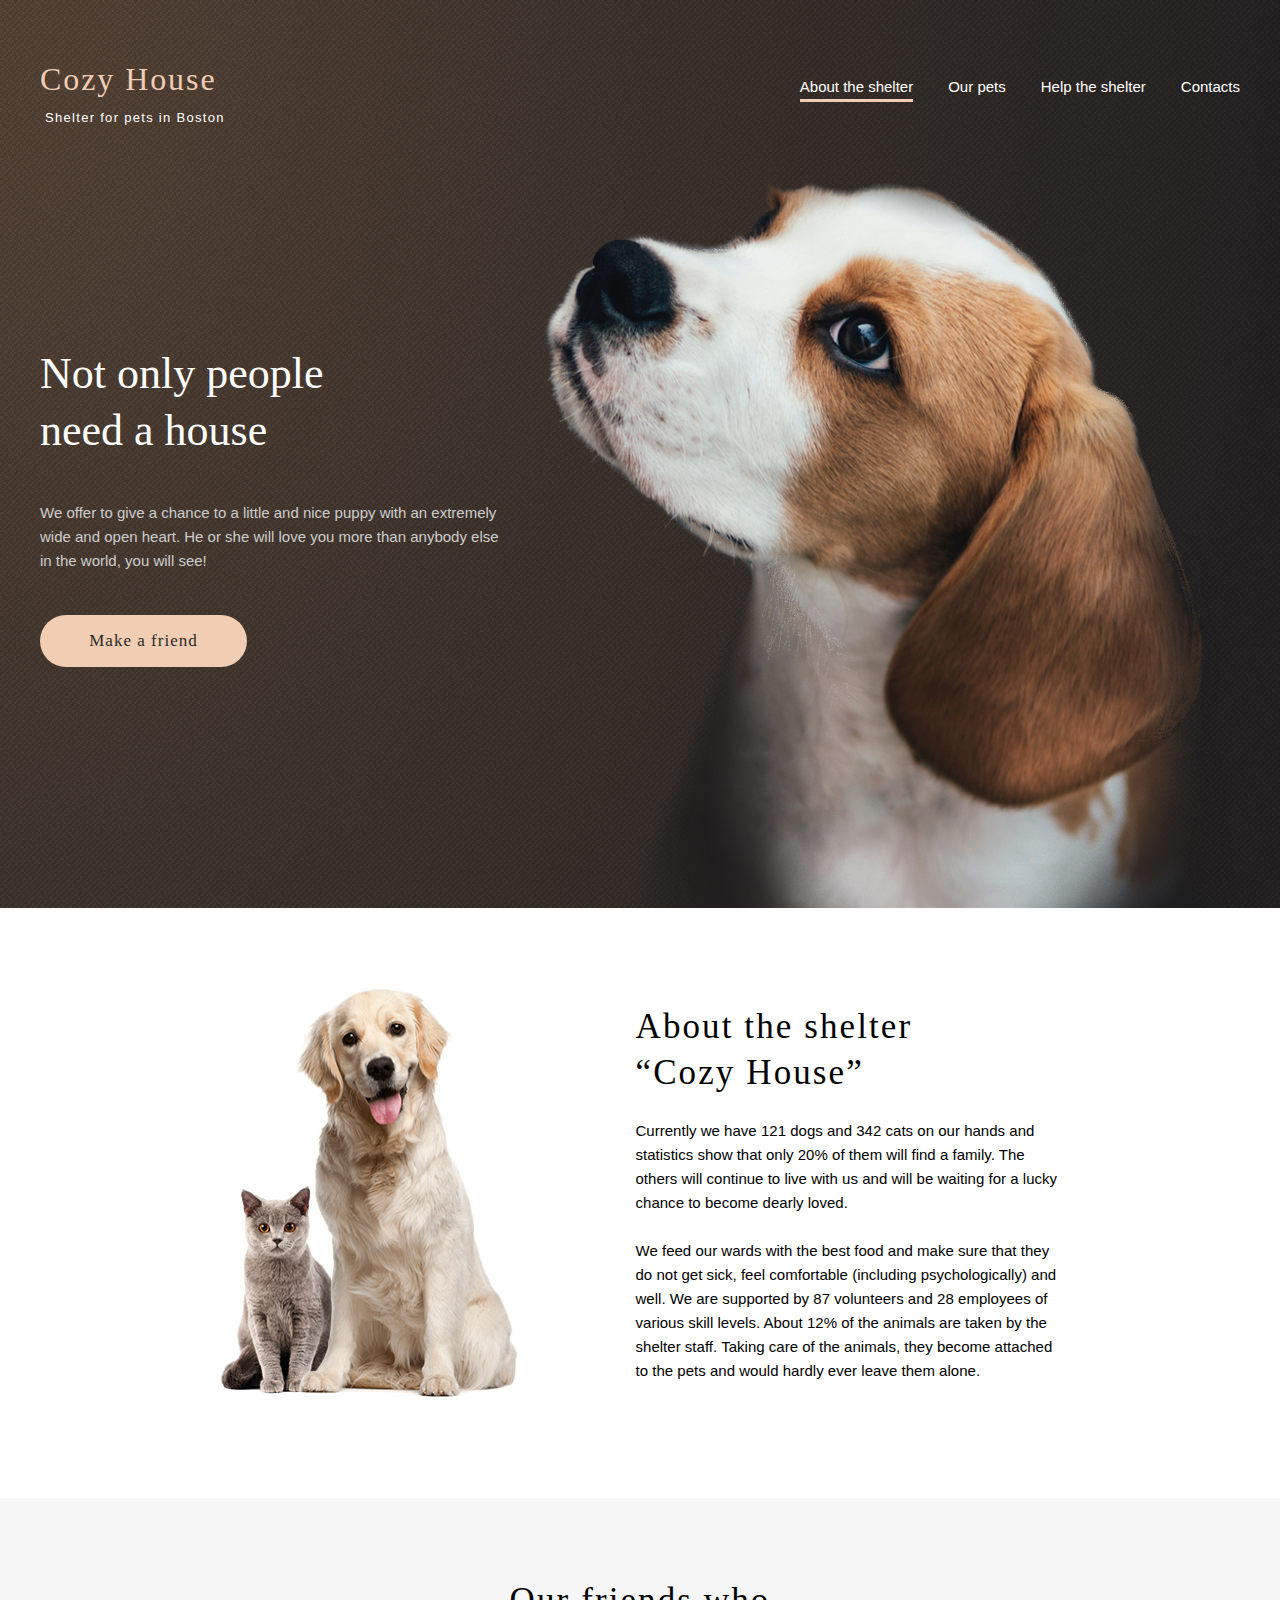
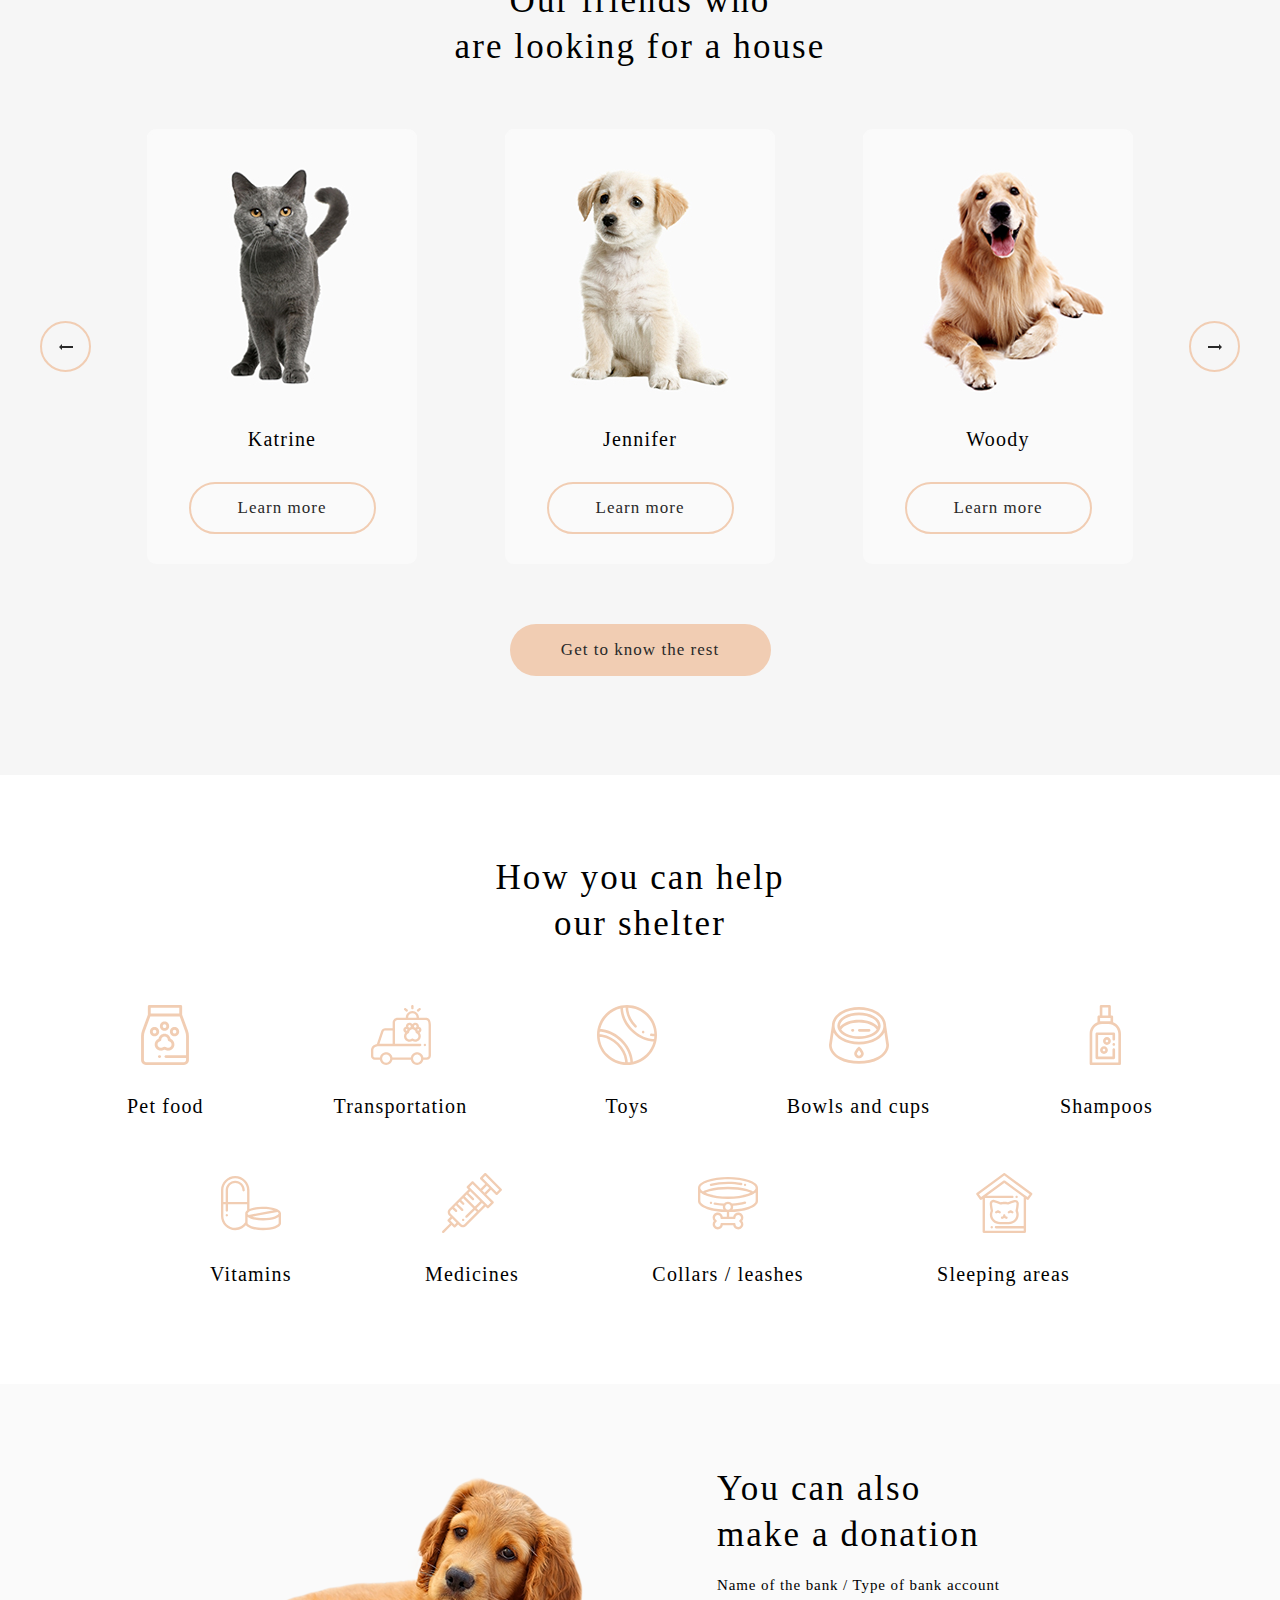
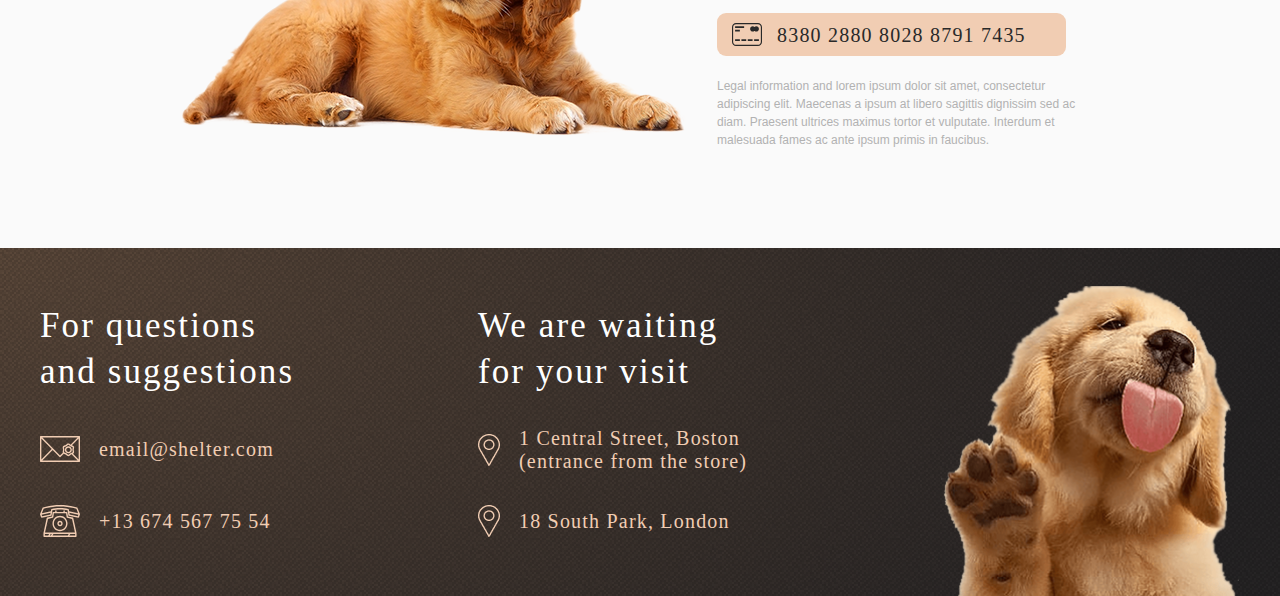
<file: shelter/pages/main/index.html>
<!DOCTYPE html>
<html lang="en">

<head>
    <meta charset="UTF-8">
    <meta http-equiv="X-UA-Compatible" content="IE=edge">
    <meta name="viewport" content="width=device-width, initial-scale=1.0">
    <title>Shelter</title>
    <link rel="stylesheet" href="normalize.css">
    <link rel="stylesheet" href="style.css">
</head>

<body id="body">

    <div id="menu-burger">
        <div class="menu-burger" id="menu">
            <div class="burger__menu-top header">
                <a class="logo burger__menu-logo">
                    <h1 class="logo__main">Cozy House</h1>
                    <p class="logo__subtitle">Shelter for pets in Boston</p>
                </a>
            </div>
            <ul class="menu-burger-inner">
                <li class="nav__about">
                    <a class="nav__link" href="#">About the shelter</a>
                </li>
                <li class="nav__pets">
                    <a class="nav__link" href="../pets/index.html">Our pets</a>
                </li>
                <li class="nav__linknav__help">
                    <a class="nav__link" href="#help">Help the shelter</a>
                </li>
                <li class="nav__contacts">
                    <a class="nav__link" href="#footer">Contacts</a>
                </li>
            </ul>
        </div>
    </div>
    <div class="wrapper">
        <main class="main">
            <div class="container section-wrapper">
                <header class="header">
                    <a class="logo" id="logo">
                        <h1 class="logo__main">Cozy House</h1>
                        <p class="logo__subtitle">Shelter for pets in Boston</p>
                    </a>
                    <span class="header__humburger humbuger" id="burger-menu"> <span class="humburger__line"></span></span>
                    <nav class="navigation">
                        <ul class="navigation-inner">
                            <li class="nav__about">
                                <a href="#">About the shelter</a>
                            </li>
                            <li class="nav__pets">
                                <a href="../pets/index.html">Our pets</a>
                            </li>
                            <li class="nav__help">
                                <a href="#help">Help the shelter</a>
                            </li>
                            <li class="nav__contacts">
                                <a href="#footer">Contacts</a>
                            </li>
                        </ul>
                    </nav>

                </header>
                <section class="not-only">
                    <div class="layout-2-columns">
                        <div class="not-only__main">
                            <h2 class="not-only__title">Not only people need a house</h2>
                            <div class="not-only__subtitle">We offer to give a chance to a little and nice puppy with an extremely wide and open heart. He or she will love you more than anybody else in the world, you will see!</div>
                            <button class="button button-colored not-only-btn">
                                <a href="#our_friends">Make a friend</a>
                            </button>
                        </div>
                        <img src="../../assets/images/main/start-screen-puppy.png" class="not-only__img"></img>
                    </div>
                </section>
            </div>
        </main>
        <section class="about container">
            <div class="layout-2-columns about-inner">
                <img src="../../assets/images/main/about-pets.jpg" class="about__img">
                <article class="about-text">
                    <h3 class="about__title">About the shelter “Cozy House”</h3>
                    <p class="about__content">
                        Currently we have 121 dogs and 342 cats on our hands and statistics show that only 20% of them will find a family. The others will continue to live with us and will be waiting for a lucky chance to become dearly loved.
                    </p>
                    <p class="about__content">
                        We feed our wards with the best food and make sure that they do not get sick, feel comfortable (including psychologically) and well. We are supported by 87 volunteers and 28 employees of various skill levels. About 12% of the animals are taken by the
                        shelter staff. Taking care of the animals, they become attached to the pets and would hardly ever leave them alone.
                    </p>
                </article>
            </div>
        </section>
        <section id="our_friends" class="pets">
            <div class="container">
                <div class="pets__title">
                    Our friends who <br> are looking for a house
                </div>
                <div class="pets__container">
                    <div class="pets__btn" id="pets-btn-left">
                        <img src="../../assets/icons/Arrow.svg" alt="">
                    </div>
                    <div class="pets__cards-container">
                        <div class="pets__card" data-index="4">
                            <img src="../../assets/images/main/pets-katrine.jpg" class="card__image"></img>
                            <div class="card__name">Katrine</div>
                            <button class=" button button-bordered card__btn">Learn more</button>
                        </div>
                        <div class="pets__card" data-index="0">
                            <img src="../../assets/images/main/pets-jennifer.jpg" class="card__image"></img>
                            <div class="card__name">Jennifer</div>
                            <button class=" button button-bordered card__btn">Learn more</button>
                        </div>
                        <div class="pets__card" data-index="2">
                            <img src="../../assets/images/main/pets-woody.jpg" class="card__image"></img>
                            <div class="card__name">Woody</div>
                            <button class=" button button-bordered card__btn">Learn more</button>
                        </div>
                    </div>

                    <div class="pets__btn" id="pets-btn-right">
                        <img src="../../assets/icons/Arrow (1).svg" alt="">
                    </div>
                </div>
                <button class="button button-colored pets__button">
                    <a href="../pets/index.html">Get to know the rest</a>
                    </button>
            </div>

        </section>
        <section id="help" class="help">
            <h3 class="help__title">How you can help <br> our shelter</h3>
            <div class="help__container">

                <div class="help__card">
                    <img src="../../assets/images/main/icon-pet-food.svg" alt="#">
                    <div class="help__card-name">Pet food</div>
                </div>
                <div class="help__card">
                    <img src="../../assets/images/main/icon-transportation.svg" alt="#">
                    <div class="help__card-name">Transportation</div>
                </div>
                <div class="help__card">
                    <img src="../../assets/images/main/icon-toys.svg" alt="#">
                    <div class="help__card-name">Toys</div>
                </div>
                <div class="help__card">
                    <img src="../../assets/images/main/icon-bowls-and-cups.svg" alt="#">
                    <div class="help__card-name">Bowls and cups</div>
                </div>
                <div class="help__card">
                    <img src="../../assets/images/main/icon-shampoos.svg" alt="#">
                    <div class="help__card-name">Shampoos</div>
                </div>

                <div class="help__card">
                    <img src="../../assets/images/main/icon-vitamins.svg" alt="#">
                    <div class="help__card-name">Vitamins</div>
                </div>
                <div class="help__card">
                    <img src="../../assets/images/main/icon-medicines.svg" alt="#">
                    <div class="help__card-name">Medicines</div>
                </div>
                <div class="help__card">
                    <img src="../../assets/images/main/icon-collars-leashes.svg" alt="#">
                    <div class="help__card-name">Collars / leashes</div>
                </div>
                <div class="help__card">
                    <img src="../../assets/images/main/icon-sleeping-area.svg" alt="#">
                    <div class="help__card-name">Sleeping areas</div>
                </div>


            </div>
        </section>
        <section class="donation">
            <div class="donation__wrapper">
                <img src="../../assets/images/main/donation-dog.png" alt="#">
                <div class="donation__inner">
                    <h3 class="donation__title">You can also <br>make a donation</h3>
                    <p class="donation__subtitle">Name of the bank / Type of bank account</p>
                    <div class="donation__btn">
                        <img src="../../assets/icons/credit-card.svg" alt="">
                        <a href="#" сlass="donation__btn-number">8380 2880 8028 8791 7435</a>
                    </div>
                    <div class="description">Legal information and lorem ipsum dolor sit amet, consectetur adipiscing elit. Maecenas a ipsum at libero sagittis dignissim sed ac diam. Praesent ultrices maximus tortor et vulputate. Interdum et malesuada fames ac ante ipsum primis
                        in faucibus.</div>
                </div>
            </div>
        </section>
        <footer id="footer" class="footer">
            <div class="layout-3-columns">
                <div class="footer-inner">
                    <h3 class="footer-inner__title">For questions <br> and suggestions</h3>
                    <a href="mailto:email@shelter.com" class="footer-inner__link">
                        <img src="../../assets/icons/icon-email.svg" alt="">
                        <div class="footer-inner__link-content">email@shelter.com</div>
                    </a>
                    <a href="tel:+136745677554" class="footer-inner__link">
                        <img src="../../assets/icons/icon-phone.svg" alt="">
                        <div class="footer-inner__link-content">+13 674 567 75 54</div>
                    </a>
                </div>
                <div class="footer-inner footer-inner-add">
                    <h3 class="footer-inner__title">We are waiting <br> for your visit</h3>
                    <a href="https://www.google.ru/maps/dir//1+Central+St,+Boston,+MA+02109,+%D0%A1%D0%A8%D0%90/@42.3585558,-71.056915,17z/data=!4m8!4m7!1m0!1m5!1m1!1s0x89e370868bc2ce7b:0x82fa7db94f5fea9e!2m2!1d-71.0547263!2d42.3585519" class="footer-inner__link">
                        <img src="../../assets/icons/icon-marker.png" alt="">
                        <div class="footer-inner__link-content">1 Central Street, Boston <br>(entrance from the store)</div>
                    </a>
                    <a href="https://www.google.ru/maps/dir//18+S+Park+Rd,+London,+%D0%92%D0%B5%D0%BB%D0%B8%D0%BA%D0%BE%D0%B1%D1%80%D0%B8%D1%82%D0%B0%D0%BD%D0%B8%D1%8F/@51.4442122,-0.2776883,12z/data=!4m8!4m7!1m0!1m5!1m1!1s0x48760f46ff61dba9:0x5696e3b778e1f425!2m2!1d-0.2076489!2d51.4441261"
                        class="footer-inner__link">
                        <img src="../../assets/icons/icon-marker.png" alt="">
                        <div class="footer-inner__link-content">18 South Park, London </div>
                    </a>
                </div>
                <img class="footer-inner-img" src="../../assets/images/main/footer-puppy.png" alt="">
            </div>
        </footer>

    </div>
    <script type="module" src="index.js"></script>
    <script type="module" src="js/slider.js"></script>
</body>

</html>
</file>
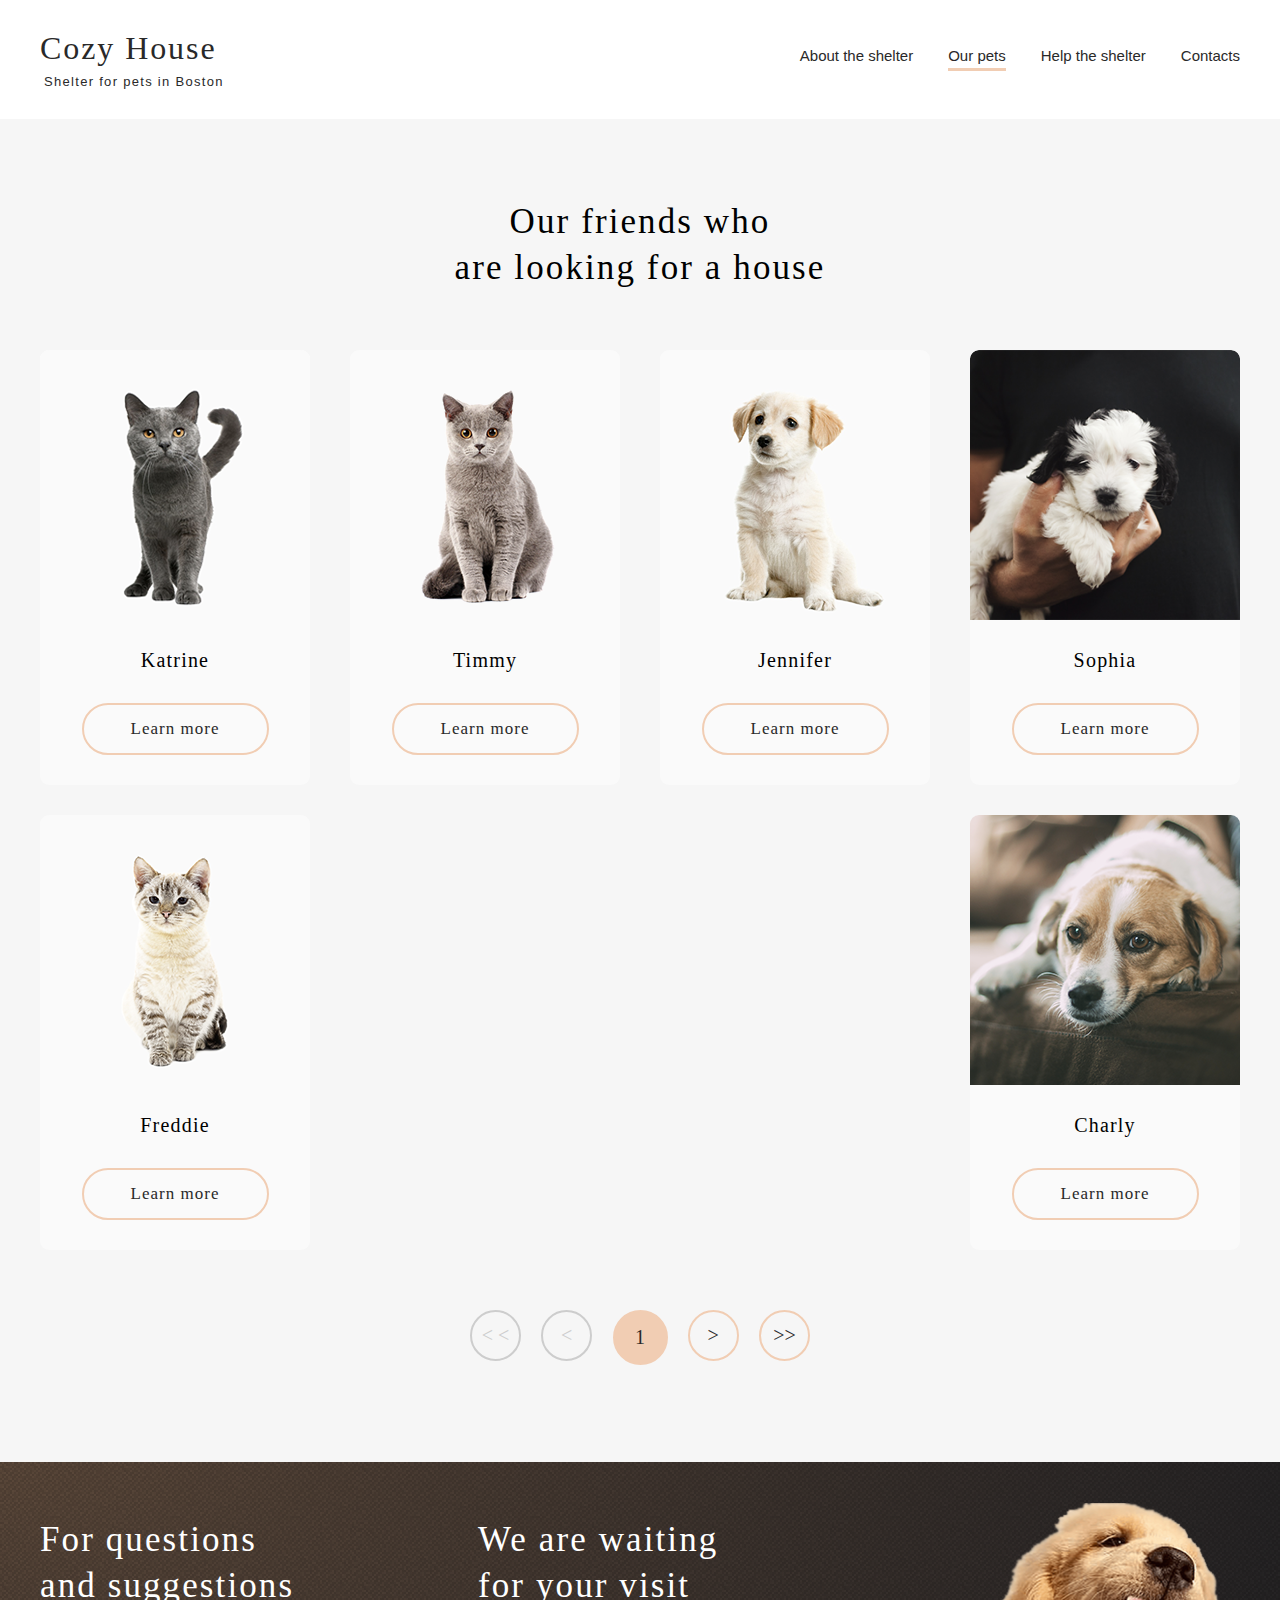
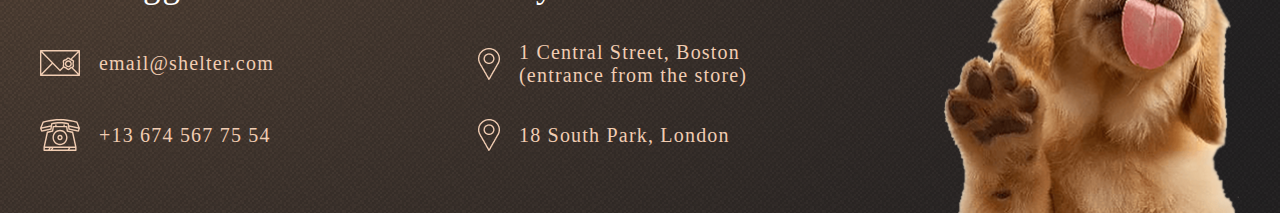
<file: shelter/pages/pets/index.html>
<!DOCTYPE html>
<html lang="en">

<head>
    <meta charset="UTF-8">
    <meta http-equiv="X-UA-Compatible" content="IE=edge">
    <meta name="viewport" content="width=device-width, initial-scale=1.0">
    <title>Our pets</title>
    <link rel="stylesheet" href="style.css">
</head>

<body id="body">
    <div id="menu-burger">
        <div class="menu-burger" id="menu">
            <div class="burger__menu-top header">
                <a class="logo burger__menu-logo">
                    <h1 class="logo__main">Cozy House</h1>
                    <p class="logo__subtitle">Shelter for pets in Boston</p>
                </a>
            </div>
            <ul class="menu-burger-inner">
                <li class="nav__about">
                    <a class="nav__link" href="../main/index.html">About the shelter</a>
                </li>
                <li class="nav__pets">
                    <a class="nav__link" href="../pets/index.html">Our pets</a>
                </li>
                <li class="nav__linknav__help">
                    <a class="nav__link" href="../main/index.html#help">Help the shelter</a>
                </li>
                <li class="nav__contacts">
                    <a class="nav__link" href="#footer">Contacts</a>
                </li>
            </ul>
        </div>
    </div>
    <header class="header">
        <div class="header__container">
            <a class="logo" id="logo" href="../main/index.html">
                <h1 class="logo__main">Cozy House</h1>
                <p class="logo__subtitle">Shelter for pets in Boston</p>
            </a>
            <span class="header__humburger humbuger" id="burger-menu"> <span class="humburger__line"></span></span>
            <nav class="navigation">
                <ul class="navigation-inner">
                    <li class="nav__about">
                        <a href="../main/index.html">About the shelter</a>
                    </li>
                    <li class="nav__pets">
                        <a href="../pets/index.html">Our pets</a>
                    </li>
                    <li class="nav__help">
                        <a href="../main/index.html#help">Help the shelter</a>
                    </li>
                    <li class="nav__contacts">
                        <a href="#footer">Contacts</a>
                    </li>
                </ul>
            </nav>
        </div>

    </header>
    <div class="wrapper">
        <section id="our_friends" class="pets">
            <div class="container">
                <div class="pets__title">
                    Our friends who <br> are looking for a house
                </div>
                <div class="pets__container" id="pets__container"></div>
                <div class="btn__wrapper">
                    <button type="button" class="pets__btn btn__disabled" id="btn_first" disabled>
                        &lt &lt
                    </button>
                    <button type="button" class="pets__btn btn__disabled" id="btn_prev" disabled>
                        &lt
                    </button>
                    <div class="pets__btn pets__btn-number" id="pagination_counter">
                        1
                    </div>
                    <button type="button" class="pets__btn btn__hover btn__enabled" id="btn_next">
                        &gt
                    </button>
                    <button type="button" class="pets__btn btn__hover btn__enabled"  id="btn_last" >
                        &gt&gt
                    </button>
                </div>
        </section>
        <footer id="footer" class="footer">
            <div class="layout-3-columns">
                <div class="footer-inner">
                    <h3 class="footer-inner__title">For questions <br> and suggestions</h3>
                    <a href="mailto:email@shelter.com" class="footer-inner__link">
                        <img src="../../assets/icons/icon-email.svg" alt="">
                        <div class="footer-inner__link-content">email@shelter.com</div>
                    </a>
                    <a href="tel:+136745677554" class="footer-inner__link">
                        <img src="../../assets/icons/icon-phone.svg" alt="">
                        <div class="footer-inner__link-content">+13 674 567 75 54</div>
                    </a>
                </div>
                <div class="footer-inner footer-inner-add">
                    <h3 class="footer-inner__title">We are waiting <br> for your visit</h3>
                    <a href="https://www.google.ru/maps/dir//1+Central+St,+Boston,+MA+02109,+%D0%A1%D0%A8%D0%90/@42.3585558,-71.056915,17z/data=!4m8!4m7!1m0!1m5!1m1!1s0x89e370868bc2ce7b:0x82fa7db94f5fea9e!2m2!1d-71.0547263!2d42.3585519" class="footer-inner__link">
                        <img src="../../assets/icons/icon-marker.png" alt="">
                        <div class="footer-inner__link-content">1 Central Street, Boston <br>(entrance from the store)</div>
                    </a>
                    <a href="https://www.google.ru/maps/dir//18+S+Park+Rd,+London,+%D0%92%D0%B5%D0%BB%D0%B8%D0%BA%D0%BE%D0%B1%D1%80%D0%B8%D1%82%D0%B0%D0%BD%D0%B8%D1%8F/@51.4442122,-0.2776883,12z/data=!4m8!4m7!1m0!1m5!1m1!1s0x48760f46ff61dba9:0x5696e3b778e1f425!2m2!1d-0.2076489!2d51.4441261"
                        class="footer-inner__link">
                        <img src="../../assets/icons/icon-marker.png" alt="">
                        <div class="footer-inner__link-content">18 South Park, London </div>
                    </a>
                </div>
                <img class="footer-inner-img" src="../../assets/images/main/footer-puppy.png" alt="">
            </div>
        </footer>
        </div>
        <script type="module" src="index.js"></script>
</body>

</html>
</file>
<file: shelter/pages/main/style.css>
html {
  font-size: 10px;
  scroll-behavior: smooth;
}

body {
  margin: 0;
}

@media (max-width: 767px) {
  body {
    margin: 0;
  }
}

.layout-2-columns {
  display: -webkit-box;
  display: -ms-flexbox;
  display: flex;
  -ms-flex-wrap: wrap;
      flex-wrap: wrap;
  -webkit-box-pack: justify;
      -ms-flex-pack: justify;
          justify-content: space-between;
}

.layout-2-columns > * {
  -ms-flex-preferred-size: 39%;
      flex-basis: 39%;
}

@media (max-width: 1279px) {
  .layout-2-columns {
    -webkit-box-orient: vertical;
    -webkit-box-direction: normal;
        -ms-flex-direction: column;
            flex-direction: column;
  }
}

h3 {
  font-family: Georgia;
  font-size: 3.5rem;
  font-style: normal;
  font-weight: normal;
  line-height: 3.5rem;
  line-height: 130%;
  letter-spacing: 0.06em;
}

.main {
  background: url(../../assets/images/main/noise_transparent@2x.png), radial-gradient(100% 215.42% at 0% 0%, #5B483A 0%, #262425 100%), #211f20;
}

@media (max-width: 1279px) {
  .main {
    height: 1165px;
  }
}

@media (max-width: 767px) {
  .main {
    height: 823px;
  }
}

.wrapper {
  max-width: 1280px;
  margin: auto;
}

@media (max-width: 767px) {
  .wrapper {
    max-width: 767px;
  }
}

.container {
  max-width: 1200px;
  margin: auto;
}

@media (max-width: 1279px) {
  .container {
    margin: 0;
  }
}

.section-wrapper {
  margin-top: 0;
}

.no-scroll {
  overflow: hidden;
}

.button {
  height: 52px;
  background: transparent;
  border: none;
  border-radius: 100px;
  font-family: Georgia;
  font-size: 1.7rem;
  font-style: normal;
  font-weight: normal;
  line-height: 1.7rem;
  line-height: 130%;
  letter-spacing: 0.06em;
  color: #292929;
  cursor: pointer;
}

.button:hover {
  background-color: #FDDCC4;
  -webkit-transform: scale(1.1);
          transform: scale(1.1);
  -webkit-transition: all .6s ease;
  transition: all .6s ease;
  -webkit-box-shadow: 0px 2px 35px 14px rgba(13, 13, 13, 0.04);
          box-shadow: 0px 2px 35px 14px rgba(13, 13, 13, 0.04);
}

.button a {
  color: #292929;
  text-decoration: none;
}

.button-colored {
  background-color: #F1CDB3;
}

.button-bordered {
  border: 2px #F1CDB3 solid;
}

.humbuger:before, .humbuger:after, .humburger__line {
  content: "";
  display: inline-block;
  position: absolute;
  background-color: #F1CDB3;
  width: 100%;
  height: 2px;
}

.humbuger {
  margin-right: 43px;
  display: none;
  position: relative;
  width: 30px;
  height: 22px;
  z-index: 100;
  cursor: pointer;
  -webkit-transition: all .4s linear;
  transition: all .4s linear;
}

@media (max-width: 767px) {
  .humbuger {
    display: inline-block;
  }
}

.humbuger:before {
  top: 0;
  left: 0;
}

.humbuger:after {
  bottom: 0;
  left: 0;
}

.humburger__line {
  top: calc(50% - 1.5px);
  left: 0;
}

.about {
  padding-top: 80px;
  padding-bottom: 100px;
}

@media (max-width: 1279px) {
  .about {
    padding-top: 64px;
    padding-bottom: 0;
  }
}

@media (max-width: 767px) {
  .about {
    padding-top: 44px;
  }
}

.about-inner {
  display: -webkit-box;
  display: -ms-flexbox;
  display: flex;
  -ms-flex-pack: distribute;
      justify-content: space-around;
}

@media (max-width: 1279px) {
  .about-inner {
    margin: auto;
    max-width: 437px;
    -webkit-box-orient: vertical;
    -webkit-box-direction: reverse;
        -ms-flex-direction: column-reverse;
            flex-direction: column-reverse;
    -webkit-box-align: center;
        -ms-flex-align: center;
            align-items: center;
  }
}

@media (max-width: 767px) {
  .about-inner {
    margin: auto;
  }
}

.about__img {
  width: 100%;
  max-width: 300px;
  height: auto;
  margin-left: 120px;
  -ms-flex-preferred-size: 30%;
      flex-basis: 30%;
}

@media (max-width: 1279px) {
  .about__img {
    margin-left: 0;
    margin-top: 65px;
    padding-bottom: 100px;
  }
}

@media (max-width: 767px) {
  .about__img {
    max-width: 260px;
    margin-top: 25px;
    padding-bottom: 42px;
  }
}

.about-text {
  margin-right: 78px;
}

@media (max-width: 1279px) {
  .about-text {
    margin-right: 0;
  }
}

.about__title {
  margin-top: 16px;
  margin-bottom: 2px;
  width: 370px;
  font-family: Georgia;
  font-size: 3.5rem;
  font-style: normal;
  font-weight: normal;
  line-height: 3.5rem;
  line-height: 130%;
  letter-spacing: 0.06em;
}

@media (max-width: 767px) {
  .about__title {
    width: 250px;
    margin: auto;
    font-family: Georgia;
    font-size: 2.5rem;
    font-style: normal;
    font-weight: normal;
    line-height: 2.5rem;
    text-align: center;
    line-height: 3.1rem;
  }
}

.about__content {
  margin-top: 24px;
  max-width: 430px;
  font-family: Arial;
  font-size: 1.5rem;
  font-style: normal;
  font-weight: normal;
  line-height: 1.5rem;
  line-height: 160%;
  letter-spacing: 0.02px;
}

@media (max-width: 767px) {
  .about__content {
    max-width: 271px;
    text-align: justify;
  }
}

.donation {
  background-color: #FAFAFA;
}

.donation__wrapper {
  margin-top: 100px;
  display: -webkit-box;
  display: -ms-flexbox;
  display: flex;
}

.donation__wrapper > img {
  margin: 92px 30px 111px 182px;
  background: transparent;
}

@media (max-width: 1279px) {
  .donation__wrapper > img {
    margin: 62px 132px 100px 132px;
  }
}

@media (max-width: 767px) {
  .donation__wrapper > img {
    margin: 42px 10px 42px 10px;
  }
}

@media (max-width: 1279px) {
  .donation__wrapper {
    -webkit-box-orient: vertical;
    -webkit-box-direction: reverse;
        -ms-flex-direction: column-reverse;
            flex-direction: column-reverse;
  }
}

@media (max-width: 767px) {
  .donation__wrapper {
    max-width: 280px;
    margin: auto;
  }
}

@media (max-width: 1279px) {
  .donation__inner {
    max-width: 380px;
    margin: auto;
  }
}

@media (max-width: 767px) {
  .donation__inner {
    max-width: 280px;
  }
}

.donation__title {
  margin-top: 82px;
  margin-bottom: 21px;
}

@media (max-width: 767px) {
  .donation__title {
    margin-bottom: 23px;
    margin-top: 42px;
    font-family: Georgia;
    font-size: 2.5rem;
    font-style: normal;
    font-weight: 400;
    line-height: 2.5rem;
    line-height: 130%;
    text-align: center;
  }
}

.donation__subtitle {
  font-family: Georgia;
  font-size: 1.5rem;
  font-style: normal;
  font-weight: 400;
  line-height: 1.5rem;
  letter-spacing: 0.06em;
}

@media (max-width: 767px) {
  .donation__subtitle {
    text-align: center;
    letter-spacing: 0;
  }
}

.donation__btn {
  margin-top: 20px;
  height: 43px;
  width: 349px;
  display: -webkit-box;
  display: -ms-flexbox;
  display: flex;
  -webkit-box-align: center;
      -ms-flex-align: center;
          align-items: center;
  border-radius: 9px;
  background-color: #F1CDB3;
  font-family: Georgia;
  font-size: 2rem;
  font-style: normal;
  font-weight: 400;
  line-height: 2rem;
  letter-spacing: 0.06em;
  cursor: pointer;
}

.donation__btn > img {
  margin-left: 15px;
}

.donation__btn > a {
  text-decoration: none;
  margin-left: 15px;
  color: #292929;
}

@media (max-width: 767px) {
  .donation__btn > a {
    font-family: Georgia;
    font-size: 1.5rem;
    font-style: normal;
    font-weight: 400;
    line-height: 1.5rem;
  }
}

.donation__btn:hover {
  -webkit-transform: scale(1.1);
          transform: scale(1.1);
  border-bottom: 3px #F1CDB3 solid;
  -webkit-transition: all .4s ease;
  transition: all .4s ease;
}

@media (max-width: 767px) {
  .donation__btn {
    max-width: 280px;
    margin-top: 25px;
    letter-spacing: 0.04em;
  }
}

.description {
  margin-top: 21px;
  width: 380px;
  font-family: Arial;
  font-size: 1.2rem;
  font-style: normal;
  font-weight: normal;
  line-height: 1.2rem;
  line-height: 18px;
  color: #B2B2B2;
}

@media (max-width: 767px) {
  .description {
    max-width: 280px;
    text-align: justify;
  }
}

.footer {
  background: url(../../assets/images/main/noise_transparent@2x.png), radial-gradient(100% 215.42% at 0% 0%, #5B483A 0%, #262425 100%), #211f20;
}

@media (max-width: 767px) {
  .footer {
    height: auto;
  }
}

.layout-3-columns {
  max-width: 1200px;
  margin: auto;
  display: -webkit-box;
  display: -ms-flexbox;
  display: flex;
  -webkit-box-pack: justify;
      -ms-flex-pack: justify;
          justify-content: space-between;
  row-gap: 20px;
}

.layout-3-columns > img {
  margin-top: 38px;
}

@media (max-width: 767px) {
  .layout-3-columns > img {
    margin-top: 37px;
  }
}

@media (max-width: 1279px) {
  .layout-3-columns {
    max-width: 642px;
    -ms-flex-wrap: wrap;
        flex-wrap: wrap;
  }
}

@media (max-width: 767px) {
  .layout-3-columns {
    -webkit-box-pack: center;
        -ms-flex-pack: center;
            justify-content: center;
  }
}

.footer-inner {
  height: 234px;
  -ms-flex-preferred-size: 27%;
      flex-basis: 27%;
  display: -webkit-box;
  display: -ms-flexbox;
  display: flex;
  -webkit-box-orient: vertical;
  -webkit-box-direction: normal;
      -ms-flex-direction: column;
          flex-direction: column;
  -webkit-box-pack: justify;
      -ms-flex-pack: justify;
          justify-content: space-between;
}

.footer-inner > :nth-child(2) {
  margin-top: 4px;
  margin-bottom: 40px;
}

@media (max-width: 767px) {
  .footer-inner > :nth-child(2) {
    margin-bottom: 23px;
  }
}

.footer-inner a {
  text-decoration: none;
}

@media (max-width: 767px) {
  .footer-inner a {
    margin-bottom: -4px;
  }
}

@media (max-width: 1279px) {
  .footer-inner {
    -ms-flex-preferred-size: 47%;
        flex-basis: 47%;
  }
}

@media (max-width: 767px) {
  .footer-inner {
    -webkit-box-align: center;
        -ms-flex-align: center;
            align-items: center;
    -ms-flex-preferred-size: 95%;
        flex-basis: 95%;
  }
}

.footer-inner-add {
  margin-left: -24px;
}

@media (max-width: 767px) {
  .footer-inner-add > h3 {
    max-width: 280px;
  }
}

.footer-inner-add > :nth-child(2) {
  margin-top: -2px;
  margin-bottom: 32px;
}

@media (max-width: 767px) {
  .footer-inner-add > :nth-child(2) {
    margin-left: -7px;
    margin-top: 5px;
  }
}

.footer-inner-add > :nth-child(3) {
  margin-bottom: -17px;
}

@media (max-width: 767px) {
  .footer-inner-add > :nth-child(3) {
    margin-left: -30px;
  }
}

@media (max-width: 767px) {
  .footer-inner-add {
    margin: auto;
    margin-top: -5px;
  }
}

.footer-inner__title {
  margin-top: 55px;
  font-family: Georgia;
  font-size: 3.5rem;
  font-style: normal;
  font-weight: 400;
  line-height: 3.5rem;
  line-height: 130%;
  letter-spacing: 0.06em;
  color: #FFFFFF;
}

@media (max-width: 1279px) {
  .footer-inner__title {
    margin-top: 29px;
  }
}

@media (max-width: 767px) {
  .footer-inner__title {
    font-family: Georgia;
    font-size: 2.5rem;
    font-style: normal;
    font-weight: 400;
    line-height: 2.5rem;
    text-align: center;
    line-height: 130%;
  }
}

@media (max-width: 1279px) {
  .footer-inner-img {
    margin: auto;
  }
}

@media (max-width: 767px) {
  .footer-inner-img {
    width: 260px;
    height: auto;
  }
}

.footer-inner__link {
  display: -webkit-box;
  display: -ms-flexbox;
  display: flex;
  -webkit-box-align: center;
      -ms-flex-align: center;
          align-items: center;
}

.footer-inner__link > div {
  margin-left: 19px;
}

.footer-inner__link:hover {
  -webkit-transform: scale(1.1);
          transform: scale(1.1);
  -webkit-transition: all .4s ease;
  transition: all .4s ease;
}

.footer-inner__link-content {
  text-decoration: none;
  font-family: Georgia;
  font-size: 2rem;
  font-style: normal;
  font-weight: 400;
  line-height: 2rem;
  line-height: 115%;
  letter-spacing: 0.06em;
  color: #F1CDB3;
  cursor: pointer;
}

.header {
  margin-bottom: 60px;
  height: 60px;
  padding-top: 60px;
  display: -webkit-box;
  display: -ms-flexbox;
  display: flex;
  -webkit-box-pack: justify;
      -ms-flex-pack: justify;
          justify-content: space-between;
  -webkit-box-align: center;
      -ms-flex-align: center;
          align-items: center;
}

@media (max-width: 1279px) {
  .header {
    padding: 30px 30px 0 30px;
  }
}

@media (max-width: 767px) {
  .header {
    padding: 30px 10px 0 10px;
  }
}

.logo {
  height: 60px;
  margin-bottom: 39px;
  cursor: pointer;
}

.logo__main {
  margin-bottom: 10px;
  font-family: Georgia;
  font-size: 3.2rem;
  font-style: normal;
  font-weight: normal;
  line-height: 3.2rem;
  line-height: 110%;
  letter-spacing: 0.06em;
  color: #F1CDB3;
}

@media (max-width: 1279px) {
  .logo__main {
    margin-bottom: 7px;
  }
}

.logo__subtitle {
  margin-left: 5px;
  font-family: Arial;
  font-size: 1.3rem;
  font-style: normal;
  font-weight: normal;
  line-height: 1.3rem;
  line-height: 1.5rem;
  letter-spacing: 0.1em;
  color: #FFFFFF;
}

@media (max-width: 1279px) {
  .logo__subtitle {
    margin-top: 6px;
  }
}

@media (max-width: 767px) {
  .navigation {
    display: none;
  }
}

.navigation-inner {
  display: -webkit-box;
  display: -ms-flexbox;
  display: flex;
}

.navigation-inner > * {
  margin-left: 35px;
  font-family: Arial;
  font-size: 1.5rem;
  font-style: normal;
  font-weight: normal;
  line-height: 1.5rem;
  list-style-type: none;
  padding-bottom: 5px;
}

.navigation-inner > *:hover {
  -webkit-transform: scale(1.1);
          transform: scale(1.1);
  border-bottom: 3px #F1CDB3 solid;
  -webkit-transition: all .4s ease;
  transition: all .4s ease;
}

.navigation-inner > * > * {
  text-decoration: none;
  color: #FFFFFF;
}

.nav__about {
  border-bottom: 3px #F1CDB3 solid;
}

.hidden {
  opacity: 0;
}

.help__title {
  width: 311px;
  margin: 80px auto 46px auto;
  text-align: center;
  letter-spacing: 0.06em;
}

@media (max-width: 767px) {
  .help__title {
    margin: 42px auto 22px auto;
    font-family: Georgia;
    font-size: 2.5rem;
    font-style: normal;
    font-weight: normal;
    line-height: 2.5rem;
    line-height: 130%;
  }
}

.help__container {
  margin: 0 auto 100px auto;
  width: 1026px;
  display: -webkit-box;
  display: -ms-flexbox;
  display: flex;
  -ms-flex-wrap: wrap;
      flex-wrap: wrap;
  -webkit-box-pack: justify;
      -ms-flex-pack: justify;
          justify-content: space-between;
  -webkit-column-gap: 80px;
          column-gap: 80px;
  row-gap: 44px;
  scroll-behavior: smooth;
}

.help__container > :nth-child(6) {
  margin-left: 83px;
}

@media (max-width: 1279px) {
  .help__container > :nth-child(6) {
    margin-left: 0;
  }
}

.help__container > :nth-child(9) {
  margin-right: 83px;
}

@media (max-width: 1279px) {
  .help__container > :nth-child(9) {
    margin-right: 0;
  }
}

@media (max-width: 1279px) {
  .help__container {
    max-width: 630px;
    -webkit-column-gap: 60px;
            column-gap: 60px;
  }
}

@media (max-width: 767px) {
  .help__container {
    margin-bottom: 42px;
    max-width: 290px;
    -webkit-column-gap: 30px;
            column-gap: 30px;
    row-gap: 11px;
  }
}

.help__card {
  display: -webkit-box;
  display: -ms-flexbox;
  display: flex;
  -webkit-box-pack: center;
      -ms-flex-pack: center;
          justify-content: center;
  -webkit-box-align: center;
      -ms-flex-align: center;
          align-items: center;
  -ms-flex-wrap: wrap;
      flex-wrap: wrap;
  -webkit-box-orient: vertical;
  -webkit-box-direction: normal;
      -ms-flex-direction: column;
          flex-direction: column;
}

.help__card > img {
  margin-top: 13px;
}

@media (max-width: 767px) {
  .help__card > img {
    width: 40%;
    margin-top: 15px;
  }
}

@media (max-width: 1279px) {
  .help__card {
    width: 170px;
  }
}

@media (max-width: 767px) {
  .help__card {
    width: 130px;
  }
}

.help__card-name {
  margin-top: 31px;
  font-family: Georgia;
  font-size: 2rem;
  font-style: normal;
  font-weight: normal;
  line-height: 2rem;
  letter-spacing: 0.06em;
}

@media (max-width: 767px) {
  .help__card-name {
    margin-top: 24px;
    font-family: Georgia;
    font-size: 1.5rem;
    font-style: normal;
    font-weight: normal;
    line-height: 1.5rem;
  }
}

.not-only__main {
  margin-top: 128px;
}

@media (max-width: 1279px) {
  .not-only__main {
    position: relative;
    margin: 0 auto;
    max-width: 460px;
    display: -webkit-box;
    display: -ms-flexbox;
    display: flex;
    -webkit-box-orient: vertical;
    -webkit-box-direction: normal;
        -ms-flex-direction: column;
            flex-direction: column;
  }
}

.not-only__title {
  width: 310px;
  font-family: Georgia;
  font-size: 4.4rem;
  font-style: normal;
  font-weight: normal;
  line-height: 4.4rem;
  line-height: 130%;
  color: #FFFFFF;
}

@media (max-width: 1279px) {
  .not-only__title {
    margin: 0;
  }
}

@media (max-width: 767px) {
  .not-only__title {
    width: 230px;
    margin: auto;
    font-family: Georgia;
    font-size: 2.5rem;
    font-style: normal;
    font-weight: normal;
    line-height: 2.5rem;
    text-align: center;
    letter-spacing: 0.06em;
    line-height: 3.2rem;
  }
}

.not-only__subtitle {
  margin: 42px 0;
  font-family: Arial;
  font-size: 1.5rem;
  font-style: normal;
  font-weight: normal;
  line-height: 1.5rem;
  line-height: 160%;
  color: #CDCDCD;
}

@media (max-width: 767px) {
  .not-only__subtitle {
    width: 300px;
    text-align: center;
  }
}

.not-only-btn {
  width: 207px;
}

@media (max-width: 1279px) {
  .not-only-btn {
    margin: auto;
  }
}

.not-only__img {
  max-width: 700px;
  height: auto;
  background: transparent;
}

@media (max-width: 1279px) {
  .not-only__img {
    position: absolute;
    max-width: 569px;
    margin-top: 100px;
    right: 4.172%;
    top: 472px;
  }
}

@media (max-width: 767px) {
  .not-only__img {
    max-width: 260px;
    top: 452px;
  }
}

.pets {
  height: 877px;
  background-color: #F6F6F6;
}

@media (max-width: 767px) {
  .pets {
    height: 791px;
  }
}

.pets__title {
  margin: auto;
  padding-top: 80px;
  width: 400px;
  font-family: Georgia;
  font-size: 3.5rem;
  font-style: normal;
  font-weight: normal;
  line-height: 3.5rem;
  line-height: 130%;
  letter-spacing: 0.06em;
  text-align: center;
}

@media (max-width: 767px) {
  .pets__title {
    max-width: 300px;
    padding-top: 42px;
    font-family: Georgia;
    font-size: 2.5rem;
    font-style: normal;
    font-weight: normal;
    line-height: 2.5rem;
    line-height: 130%;
  }
}

.pets__container {
  margin: 60px 0;
  display: -webkit-box;
  display: -ms-flexbox;
  display: flex;
  -webkit-box-align: center;
      -ms-flex-align: center;
          align-items: center;
  -webkit-box-pack: justify;
      -ms-flex-pack: justify;
          justify-content: space-between;
}

@media (max-width: 1279px) {
  .pets__container {
    max-width: 708px;
    margin: auto;
    padding-top: 60px;
  }
}

@media (max-width: 767px) {
  .pets__container {
    max-width: 300px;
    display: -ms-grid;
    display: grid;
    -ms-grid-rows: auto 1fr;
        grid-template-rows: auto 1fr;
    -ms-grid-columns: 1fr 1fr;
        grid-template-columns: 1fr 1fr;
    padding-top: 41px;
    -ms-flex-wrap: wrap;
        flex-wrap: wrap;
    -webkit-box-orient: vertical;
    -webkit-box-direction: normal;
        -ms-flex-direction: column;
            flex-direction: column;
    -webkit-box-pack: center;
        -ms-flex-pack: center;
            justify-content: center;
    justify-items: center;
    row-gap: 20px;
  }
}

.pets__btn {
  height: 47px;
  width: 47px;
  display: -webkit-box;
  display: -ms-flexbox;
  display: flex;
  -webkit-box-align: center;
      -ms-flex-align: center;
          align-items: center;
  -webkit-box-pack: center;
      -ms-flex-pack: center;
          justify-content: center;
  border: 2px #F1CDB3 solid;
  border-radius: 100%;
  cursor: pointer;
}

.pets__btn:hover {
  background-color: #FDDCC4;
  -webkit-transform: scale(1.1);
          transform: scale(1.1);
  -webkit-transition: all .6s ease;
  transition: all .6s ease;
  border: 2px #FDDCC4 solid;
}

@media (max-width: 767px) {
  .pets__btn:nth-child(1) {
    margin-left: 15px;
    -webkit-box-ordinal-group: 3;
        -ms-flex-order: 2;
            order: 2;
    -ms-grid-row: 2;
    -ms-grid-row-span: 1;
    grid-row: 2 / 3;
    place-self: center;
  }
}

@media (max-width: 767px) {
  .pets__btn:nth-child(3) {
    margin-right: 21px;
    -webkit-box-ordinal-group: 4;
        -ms-flex-order: 3;
            order: 3;
    -ms-grid-row: 2;
    -ms-grid-row-span: 1;
    grid-row: 2 / 3;
    place-self: center;
  }
}

.pets__card:nth-child(2) {
  margin: 0 88px;
}

@media (max-width: 1279px) {
  .pets__card:nth-child(2) {
    margin-left: 27px;
    margin-right: 0;
  }
}

@media (max-width: 767px) {
  .pets__card:nth-child(2) {
    display: none;
  }
}

@media (max-width: 1279px) {
  .pets__card:nth-child(3) {
    display: none;
  }
}

.pets__cards-container {
  display: -webkit-box;
  display: -ms-flexbox;
  display: flex;
  max-width: 990px;
  overflow: hidden;
}

@media (max-width: 1279px) {
  .pets__cards-container {
    max-width: 630px;
  }
}

@media (max-width: 767px) {
  .pets__cards-container {
    max-width: 270px;
    -ms-grid-column: 1;
        grid-column-start: 1;
    grid-column-end: 3;
  }
}

.pets__card {
  width: 270px;
  height: 435px;
  display: -webkit-box;
  display: -ms-flexbox;
  display: flex;
  position: relative;
  -webkit-box-orient: vertical;
  -webkit-box-direction: normal;
      -ms-flex-direction: column;
          flex-direction: column;
  -webkit-box-align: center;
      -ms-flex-align: center;
          align-items: center;
  -webkit-box-pack: start;
      -ms-flex-pack: start;
          justify-content: flex-start;
  border-radius: 9px;
  background-color: #FAFAFA;
  -webkit-transition: all .9s linear;
  transition: all .9s linear;
  overflow: hidden;
  cursor: pointer;
}

.pets__card > img {
  margin-bottom: 30px;
  border-radius: 9px 9px 0 0;
  max-height: 270px;
}

.pets__card:hover {
  background-color: #FFFFFF;
  -webkit-box-shadow: 0px 2px 35px 14px rgba(13, 13, 13, 0.04);
          box-shadow: 0px 2px 35px 14px rgba(13, 13, 13, 0.04);
}

.pets__card:hover .card__btn {
  background-color: #FDDCC4;
  -webkit-transition: all .3s ease;
  transition: all .3s ease;
  border: 2px #FDDCC4 solid;
}

@media (max-width: 767px) {
  .pets__card {
    -ms-grid-row: 1;
    -ms-grid-row-span: 1;
    grid-row: 1 / 2;
    -ms-grid-column: 1;
    -ms-grid-column-span: 2;
    grid-column: 1/3;
    -ms-grid-column-align: center;
        justify-self: center;
  }
}

@-webkit-keyframes go-left {
  from {
    left: -100%;
  }
  to {
    left: 0;
  }
}

@keyframes go-left {
  from {
    left: -100%;
  }
  to {
    left: 0;
  }
}

@-webkit-keyframes go-right {
  from {
    right: -100%;
  }
  to {
    right: 0;
  }
}

@keyframes go-right {
  from {
    right: -100%;
  }
  to {
    right: 0;
  }
}

.anim-left {
  -webkit-animation: go-left 1.2s;
          animation: go-left 1.2s;
}

.anim-right {
  -webkit-animation: go-right 1.2s;
          animation: go-right 1.2s;
}

.card__name {
  margin-bottom: 33px;
  font-family: Georgia;
  font-size: 2rem;
  font-style: normal;
  font-weight: normal;
  line-height: 2rem;
  letter-spacing: 0.06em;
}

.card__btn {
  width: 187px;
  text-align: center;
}

.pets__button {
  display: block;
  margin: 0 auto 100px auto;
  width: 261px;
  text-align: center;
}

@media (max-width: 1279px) {
  .pets__button {
    margin: 60px auto 100px auto;
  }
}

@media (max-width: 767px) {
  .pets__button {
    margin-top: 43px;
  }
}

.menu-burger-wrapper {
  position: absolute;
  width: 100vw;
  height: 100vh;
  z-index: 3;
  background: rgba(0, 0, 0, 0.7);
  -webkit-transition: all .4s linear;
  transition: all .4s linear;
}

.menu-burger {
  position: fixed;
  width: 320px;
  height: 100vh;
  right: -100%;
  z-index: 10;
  font-family: Arial;
  font-size: 3.2rem;
  font-style: normal;
  font-weight: normal;
  line-height: 3.2rem;
  line-height: 160%;
  background-color: #292929;
  overflow-y: scroll;
  -webkit-transition: all .4s linear;
  transition: all .4s linear;
}

.menu-burger.overlay {
  right: 0;
}

.menu-burger > ul {
  display: -webkit-box;
  display: -ms-flexbox;
  display: flex;
  -webkit-box-orient: vertical;
  -webkit-box-direction: normal;
      -ms-flex-direction: column;
          flex-direction: column;
  -webkit-box-align: center;
      -ms-flex-align: center;
          align-items: center;
  padding-left: 0;
  list-style-type: none;
}

.menu-burger > ul > li {
  margin: 20px 0;
}

.menu-burger > ul > li > a {
  text-decoration: none;
  color: #FAFAFA;
}

.burger__menu-top {
  display: -webkit-box;
  display: -ms-flexbox;
  display: flex;
}

.menu-burger-inner {
  padding-top: 79px;
}

.rotate {
  -webkit-transform: rotate(90deg);
          transform: rotate(90deg);
}

.popup-wrapper {
  height: 100vh;
  width: 100vw;
  position: fixed;
  z-index: 2000;
  left: 0;
  top: 0;
  background-color: rgba(41, 41, 41, 0.6);
  cursor: pointer;
}

.popup-container {
  width: 900px;
  height: 500px;
  position: relative;
  left: calc(50% - 450px);
  top: calc(50% - 250px);
  display: -webkit-box;
  display: -ms-flexbox;
  display: flex;
  background: #FAFAFA;
  border-radius: 9px;
  -webkit-box-shadow: 0px 2px 35px 14px rgba(13, 13, 13, 0.04);
          box-shadow: 0px 2px 35px 14px rgba(13, 13, 13, 0.04);
  cursor: auto;
}

.popup-container > img {
  height: auto;
  max-width: 50%;
  margin-right: 30px;
  border-radius: 9px;
}

@media (max-width: 767px) {
  .popup-container > img {
    display: none;
  }
}

@media (max-width: 1279px) {
  .popup-container {
    width: 630px;
    height: 350px;
    left: calc(50% - 315px);
    top: calc(50% - 175px);
  }
}

@media (max-width: 767px) {
  .popup-container {
    width: 240px;
    height: auto;
    left: calc(50% - 120px);
    top: calc(50% - 170px);
    display: -webkit-box;
    display: -ms-flexbox;
    display: flex;
    -webkit-box-align: center;
        -ms-flex-align: center;
            align-items: center;
    -webkit-box-pack: center;
        -ms-flex-pack: center;
            justify-content: center;
  }
}

.popup__btn-close {
  position: absolute;
  right: -44px;
  top: -55px;
}

@media (max-width: 767px) {
  .popup__description {
    max-width: 220px;
    overflow-y: scroll;
  }
}

.popup__description > ul {
  padding-left: 15px;
  list-style: none;
}

.popup__description > ul > li {
  margin: 5px 0;
  word-wrap: break-word;
}

@media (max-width: 1279px) {
  .popup__description > ul > li {
    margin: 3px 0;
  }
}

.popup__description > ul li::before {
  content: "\2022";
  color: #F1CDB3;
  font-weight: bold;
  display: inline-block;
  width: 1.5em;
  margin-left: -1em;
}

.popup__description > ul li span:nth-child(1) {
  font-family: Georgia;
  font-size: 1.5rem;
  font-style: normal;
  font-weight: bold;
  line-height: 1.5rem;
}

.popup__description > ul li span:nth-child(2) {
  font-family: Georgia;
  font-size: 1.5rem;
  font-style: normal;
  font-weight: normal;
  line-height: 1.5rem;
}

.popup__description-name {
  margin-top: 50px;
  margin-bottom: 10px;
  font-family: Georgia;
  font-size: 3.5rem;
  font-style: normal;
  font-weight: normal;
  line-height: 3.5rem;
}

@media (max-width: 1279px) {
  .popup__description-name {
    margin-top: 10px;
  }
}

@media (max-width: 767px) {
  .popup__description-name {
    text-align: center;
  }
}

.popup__description-breed {
  font-family: Georgia;
  font-size: 2rem;
  font-style: normal;
  font-weight: normal;
  line-height: 2rem;
}

@media (max-width: 767px) {
  .popup__description-breed {
    text-align: center;
  }
}

.popup__description-text {
  max-width: 350px;
  margin: 40px 0;
  font-family: Georgia;
  font-size: 1.5rem;
  font-style: normal;
  font-weight: normal;
  line-height: 1.5rem;
  line-height: 110%;
  letter-spacing: 0.06em;
}

@media (max-width: 1279px) {
  .popup__description-text {
    max-width: 260px;
    margin: 20px 0;
    font-family: Georgia;
    font-size: 1.3rem;
    font-style: normal;
    font-weight: normal;
    line-height: 1.3rem;
    line-height: 110%;
    letter-spacing: 0.06em;
  }
}

@media (max-width: 767px) {
  .popup__description-text {
    max-width: 220px;
    text-align: justify;
  }
}
/*# sourceMappingURL=style.css.map */
</file>
<file: shelter/pages/pets/style.css>
html {
  font-size: 10px;
  scroll-behavior: smooth;
}

body {
  margin: 0;
}

@media (max-width: 767px) {
  body {
    margin: 0;
  }
}

.layout-2-columns {
  display: -webkit-box;
  display: -ms-flexbox;
  display: flex;
  -ms-flex-wrap: wrap;
      flex-wrap: wrap;
  -webkit-box-pack: justify;
      -ms-flex-pack: justify;
          justify-content: space-between;
}

.layout-2-columns > * {
  -ms-flex-preferred-size: 39%;
      flex-basis: 39%;
}

@media (max-width: 1279px) {
  .layout-2-columns {
    -webkit-box-orient: vertical;
    -webkit-box-direction: normal;
        -ms-flex-direction: column;
            flex-direction: column;
  }
}

h3 {
  font-family: Georgia;
  font-size: 3.5rem;
  font-style: normal;
  font-weight: normal;
  line-height: 3.5rem;
  line-height: 130%;
  letter-spacing: 0.06em;
}

.main {
  background: url(../../assets/images/main/noise_transparent@2x.png), radial-gradient(100% 215.42% at 0% 0%, #5B483A 0%, #262425 100%), #211f20;
}

@media (max-width: 1279px) {
  .main {
    height: 1165px;
  }
}

@media (max-width: 767px) {
  .main {
    height: 823px;
  }
}

.wrapper {
  max-width: 1280px;
  margin: auto;
}

@media (max-width: 767px) {
  .wrapper {
    max-width: 767px;
  }
}

.container {
  max-width: 1200px;
  margin: auto;
}

@media (max-width: 1279px) {
  .container {
    margin: 0;
  }
}

.section-wrapper {
  margin-top: 0;
}

.no-scroll {
  overflow: hidden;
}

.button {
  height: 52px;
  background: transparent;
  border: none;
  border-radius: 100px;
  font-family: Georgia;
  font-size: 1.7rem;
  font-style: normal;
  font-weight: normal;
  line-height: 1.7rem;
  line-height: 130%;
  letter-spacing: 0.06em;
  color: #292929;
  cursor: pointer;
}

.button:hover {
  background-color: #FDDCC4;
  -webkit-transform: scale(1.1);
          transform: scale(1.1);
  -webkit-transition: all .6s ease;
  transition: all .6s ease;
  -webkit-box-shadow: 0px 2px 35px 14px rgba(13, 13, 13, 0.04);
          box-shadow: 0px 2px 35px 14px rgba(13, 13, 13, 0.04);
}

.button a {
  color: #292929;
  text-decoration: none;
}

.button-colored {
  background-color: #F1CDB3;
}

.button-bordered {
  border: 2px #F1CDB3 solid;
}

.humbuger:before, .humbuger:after, .humburger__line {
  content: "";
  display: inline-block;
  position: absolute;
  background-color: #F1CDB3;
  width: 100%;
  height: 2px;
}

.humbuger {
  margin-right: 43px;
  display: none;
  position: relative;
  width: 30px;
  height: 22px;
  z-index: 100;
  cursor: pointer;
  -webkit-transition: all .4s linear;
  transition: all .4s linear;
}

@media (max-width: 767px) {
  .humbuger {
    display: inline-block;
  }
}

.humbuger:before {
  top: 0;
  left: 0;
}

.humbuger:after {
  bottom: 0;
  left: 0;
}

.humburger__line {
  top: calc(50% - 1.5px);
  left: 0;
}

.footer {
  background: url(../../assets/images/main/noise_transparent@2x.png), radial-gradient(100% 215.42% at 0% 0%, #5B483A 0%, #262425 100%), #211f20;
}

@media (max-width: 767px) {
  .footer {
    height: auto;
  }
}

.layout-3-columns {
  max-width: 1200px;
  margin: auto;
  display: -webkit-box;
  display: -ms-flexbox;
  display: flex;
  -webkit-box-pack: justify;
      -ms-flex-pack: justify;
          justify-content: space-between;
  row-gap: 20px;
}

.layout-3-columns > img {
  margin-top: 38px;
}

@media (max-width: 767px) {
  .layout-3-columns > img {
    margin-top: 37px;
  }
}

@media (max-width: 1279px) {
  .layout-3-columns {
    max-width: 642px;
    -ms-flex-wrap: wrap;
        flex-wrap: wrap;
  }
}

@media (max-width: 767px) {
  .layout-3-columns {
    -webkit-box-pack: center;
        -ms-flex-pack: center;
            justify-content: center;
  }
}

.footer-inner {
  height: 234px;
  -ms-flex-preferred-size: 27%;
      flex-basis: 27%;
  display: -webkit-box;
  display: -ms-flexbox;
  display: flex;
  -webkit-box-orient: vertical;
  -webkit-box-direction: normal;
      -ms-flex-direction: column;
          flex-direction: column;
  -webkit-box-pack: justify;
      -ms-flex-pack: justify;
          justify-content: space-between;
}

.footer-inner > :nth-child(2) {
  margin-top: 4px;
  margin-bottom: 40px;
}

@media (max-width: 767px) {
  .footer-inner > :nth-child(2) {
    margin-bottom: 23px;
  }
}

.footer-inner a {
  text-decoration: none;
}

@media (max-width: 767px) {
  .footer-inner a {
    margin-bottom: -4px;
  }
}

@media (max-width: 1279px) {
  .footer-inner {
    -ms-flex-preferred-size: 47%;
        flex-basis: 47%;
  }
}

@media (max-width: 767px) {
  .footer-inner {
    -webkit-box-align: center;
        -ms-flex-align: center;
            align-items: center;
    -ms-flex-preferred-size: 95%;
        flex-basis: 95%;
  }
}

.footer-inner-add {
  margin-left: -24px;
}

@media (max-width: 767px) {
  .footer-inner-add > h3 {
    max-width: 280px;
  }
}

.footer-inner-add > :nth-child(2) {
  margin-top: -2px;
  margin-bottom: 32px;
}

@media (max-width: 767px) {
  .footer-inner-add > :nth-child(2) {
    margin-left: -7px;
    margin-top: 5px;
  }
}

.footer-inner-add > :nth-child(3) {
  margin-bottom: -17px;
}

@media (max-width: 767px) {
  .footer-inner-add > :nth-child(3) {
    margin-left: -30px;
  }
}

@media (max-width: 767px) {
  .footer-inner-add {
    margin: auto;
    margin-top: -5px;
  }
}

.footer-inner__title {
  margin-top: 55px;
  font-family: Georgia;
  font-size: 3.5rem;
  font-style: normal;
  font-weight: 400;
  line-height: 3.5rem;
  line-height: 130%;
  letter-spacing: 0.06em;
  color: #FFFFFF;
}

@media (max-width: 1279px) {
  .footer-inner__title {
    margin-top: 29px;
  }
}

@media (max-width: 767px) {
  .footer-inner__title {
    font-family: Georgia;
    font-size: 2.5rem;
    font-style: normal;
    font-weight: 400;
    line-height: 2.5rem;
    text-align: center;
    line-height: 130%;
  }
}

@media (max-width: 1279px) {
  .footer-inner-img {
    margin: auto;
  }
}

@media (max-width: 767px) {
  .footer-inner-img {
    width: 260px;
    height: auto;
  }
}

.footer-inner__link {
  display: -webkit-box;
  display: -ms-flexbox;
  display: flex;
  -webkit-box-align: center;
      -ms-flex-align: center;
          align-items: center;
}

.footer-inner__link > div {
  margin-left: 19px;
}

.footer-inner__link:hover {
  -webkit-transform: scale(1.1);
          transform: scale(1.1);
  -webkit-transition: all .4s ease;
  transition: all .4s ease;
}

.footer-inner__link-content {
  text-decoration: none;
  font-family: Georgia;
  font-size: 2rem;
  font-style: normal;
  font-weight: 400;
  line-height: 2rem;
  line-height: 115%;
  letter-spacing: 0.06em;
  color: #F1CDB3;
  cursor: pointer;
}

.menu-burger-wrapper {
  position: absolute;
  width: 100vw;
  height: 100vh;
  z-index: 3;
  background: rgba(0, 0, 0, 0.7);
  -webkit-transition: all .4s linear;
  transition: all .4s linear;
}

.menu-burger {
  position: fixed;
  width: 320px;
  height: 100vh;
  right: -100%;
  z-index: 10;
  font-family: Arial;
  font-size: 3.2rem;
  font-style: normal;
  font-weight: normal;
  line-height: 3.2rem;
  line-height: 160%;
  background-color: #292929;
  overflow-y: scroll;
  -webkit-transition: all .4s linear;
  transition: all .4s linear;
}

.menu-burger.overlay {
  right: 0;
}

.menu-burger > ul {
  display: -webkit-box;
  display: -ms-flexbox;
  display: flex;
  -webkit-box-orient: vertical;
  -webkit-box-direction: normal;
      -ms-flex-direction: column;
          flex-direction: column;
  -webkit-box-align: center;
      -ms-flex-align: center;
          align-items: center;
  padding-left: 0;
  list-style-type: none;
}

.menu-burger > ul > li {
  margin: 20px 0;
}

.menu-burger > ul > li > a {
  text-decoration: none;
  color: #FAFAFA;
}

.burger__menu-top {
  display: -webkit-box;
  display: -ms-flexbox;
  display: flex;
}

.menu-burger-inner {
  padding-top: 79px;
}

.rotate {
  -webkit-transform: rotate(90deg);
          transform: rotate(90deg);
}

.humbuger:before, .humbuger:after, .humburger__line {
  background-color: #000000;
}

.header {
  position: -webkit-sticky;
  position: sticky;
  top: 0;
  padding-bottom: 10px;
  padding-top: 10px;
  display: -webkit-box;
  display: -ms-flexbox;
  display: flex;
  -webkit-box-pack: justify;
      -ms-flex-pack: justify;
          justify-content: space-between;
  -webkit-box-align: center;
      -ms-flex-align: center;
          align-items: center;
  background-color: #FFFFFF;
}

@media (max-width: 1279px) {
  .header {
    padding: 9px 30px 0 30px;
  }
}

@media (max-width: 767px) {
  .header {
    height: 120px;
    padding: 0 10px;
  }
}

.header__container {
  width: 1200px;
  margin: auto;
  display: -webkit-box;
  display: -ms-flexbox;
  display: flex;
  -webkit-box-pack: justify;
      -ms-flex-pack: justify;
          justify-content: space-between;
  -webkit-box-align: center;
      -ms-flex-align: center;
          align-items: center;
  background-color: #FFFFFF;
}

.logo {
  height: 60px;
  margin-bottom: 39px;
  text-decoration: none;
  cursor: pointer;
}

@media (max-width: 1279px) {
  .logo {
    height: 72px;
  }
}

.logo__main {
  margin-bottom: 10px;
  font-family: Georgia;
  font-size: 3.2rem;
  font-style: normal;
  font-weight: normal;
  line-height: 3.2rem;
  line-height: 110%;
  letter-spacing: 0.06em;
  color: #292929;
}

@media (max-width: 1279px) {
  .logo__main {
    margin-bottom: 7px;
  }
}

.logo__subtitle {
  margin-top: -3px;
  margin-left: 4px;
  font-family: Arial;
  font-size: 1.3rem;
  font-style: normal;
  font-weight: normal;
  line-height: 1.3rem;
  line-height: 1.5rem;
  letter-spacing: 0.1em;
  color: #292929;
}

@media (max-width: 1279px) {
  .logo__subtitle {
    margin-top: 6px;
  }
}

@media (max-width: 767px) {
  .navigation {
    display: none;
  }
}

.navigation-inner {
  display: -webkit-box;
  display: -ms-flexbox;
  display: flex;
}

.navigation-inner > * {
  margin-left: 35px;
  font-family: Arial;
  font-size: 1.5rem;
  font-style: normal;
  font-weight: normal;
  line-height: 1.5rem;
  list-style-type: none;
  padding-bottom: 5px;
}

.navigation-inner > *:hover {
  -webkit-transform: scale(1.1);
          transform: scale(1.1);
  border-bottom: 3px #F1CDB3 solid;
  -webkit-transition: all .4s ease;
  transition: all .4s ease;
}

.navigation-inner > * > * {
  text-decoration: none;
  color: #292929;
}

.nav__pets {
  border-bottom: 3px #F1CDB3 solid;
}

.hidden {
  opacity: 0;
}

@media (max-width: 1279px) {
  .friends__container {
    max-width: 580px;
    margin: auto;
  }
}

@media (max-width: 767px) {
  .friends__container {
    max-width: 320px;
  }
}

.pets {
  height: 1343px;
  background-color: #F6F6F6;
}

@media (max-width: 1279px) {
  .pets {
    height: auto;
    padding-bottom: 66px;
  }
}

@media (max-width: 767px) {
  .pets {
    padding-bottom: 34px;
  }
}

.pets__title {
  margin: auto;
  padding-top: 80px;
  width: 400px;
  font-family: Georgia;
  font-size: 3.5rem;
  font-style: normal;
  font-weight: normal;
  line-height: 3.5rem;
  line-height: 130%;
  letter-spacing: 0.06em;
  text-align: center;
}

@media (max-width: 1279px) {
  .pets__title {
    padding-top: 91px;
  }
}

@media (max-width: 767px) {
  .pets__title {
    width: auto;
    padding-top: 43px;
    font-family: Georgia;
    font-size: 2.5rem;
    font-style: normal;
    font-weight: normal;
    line-height: 2.5rem;
    line-height: 3.1rem;
  }
}

.pets__container {
  max-width: 1200px;
  margin: 60px auto;
  display: -webkit-box;
  display: -ms-flexbox;
  display: flex;
  -ms-flex-wrap: wrap;
      flex-wrap: wrap;
  row-gap: 30px;
  -webkit-box-align: center;
      -ms-flex-align: center;
          align-items: center;
  -webkit-box-pack: justify;
      -ms-flex-pack: justify;
          justify-content: space-between;
}

@media (max-width: 1279px) {
  .pets__container {
    margin-top: 29px;
    margin-bottom: 40px;
  }
}

@media (max-width: 767px) {
  .pets__container {
    margin-top: 43px;
    -webkit-box-pack: center;
        -ms-flex-pack: center;
            justify-content: center;
  }
}

.pets__btn {
  height: 51px;
  width: 51px;
  display: -webkit-box;
  display: -ms-flexbox;
  display: flex;
  -webkit-box-align: center;
      -ms-flex-align: center;
          align-items: center;
  -webkit-box-pack: center;
      -ms-flex-pack: center;
          justify-content: center;
  border: 2px #F1CDB3 solid;
  border-radius: 100%;
  background: transparent;
  font-family: Georgia;
  font-size: 2rem;
  font-style: normal;
  font-weight: normal;
  line-height: 2rem;
  line-height: 115%;
  color: #CDCDCD;
}

.pets__btn:nth-child(3) {
  background: #F1CDB3;
  color: #292929;
}

.btn__disabled {
  border: 2px solid #CDCDCD;
  color: #CDCDCD;
}

.btn__enabled {
  border: 2px #F1CDB3 solid;
  color: #292929;
}

.btn__hover {
  cursor: pointer;
}

.btn__hover:hover {
  background-color: #FDDCC4;
  -webkit-transform: scale(1.1);
          transform: scale(1.1);
  -webkit-transition: all .6s ease;
  transition: all .6s ease;
  border: 2px #FDDCC4 solid;
}

.pets__card {
  width: 270px;
  height: 435px;
  display: -webkit-box;
  display: -ms-flexbox;
  display: flex;
  -webkit-box-orient: vertical;
  -webkit-box-direction: normal;
      -ms-flex-direction: column;
          flex-direction: column;
  -webkit-box-align: center;
      -ms-flex-align: center;
          align-items: center;
  -webkit-box-pack: start;
      -ms-flex-pack: start;
          justify-content: flex-start;
  border-radius: 9px;
  background-color: #FAFAFA;
  cursor: pointer;
}

.pets__card > img {
  margin-bottom: 30px;
  border-radius: 9px 9px 0 0;
  -o-object-fit: cover;
     object-fit: cover;
}

.pets__card:hover {
  background-color: #FFFFFF;
  -webkit-box-shadow: 0px 2px 35px 14px rgba(13, 13, 13, 0.04);
          box-shadow: 0px 2px 35px 14px rgba(13, 13, 13, 0.04);
}

.pets__card:hover .card__btn {
  background-color: #FDDCC4;
  -webkit-transition: all .3s ease;
  transition: all .3s ease;
  border: 2px #FDDCC4 solid;
}

@media (max-width: 767px) {
  .pets__card:nth-child(4) {
    display: none;
  }
}

@media (max-width: 767px) {
  .pets__card:nth-child(5) {
    display: none;
  }
}

@media (max-width: 767px) {
  .pets__card:nth-child(6) {
    display: none;
  }
}

@media (max-width: 1279px) {
  .pets__card:nth-child(7) {
    display: none;
  }
}

@media (max-width: 1279px) {
  .pets__card:nth-child(8) {
    display: none;
  }
}

.card__name {
  margin-bottom: 33px;
  font-family: Georgia;
  font-size: 2rem;
  font-style: normal;
  font-weight: normal;
  line-height: 2rem;
  letter-spacing: 0.06em;
}

.card__btn {
  width: 187px;
  text-align: center;
}

.pets__button {
  display: block;
  margin: 0 auto 100px auto;
  width: 261px;
  text-align: center;
}

.btn__wrapper {
  margin: auto;
  width: 340px;
  height: 52px;
  display: -webkit-box;
  display: -ms-flexbox;
  display: flex;
  -webkit-box-pack: justify;
      -ms-flex-pack: justify;
          justify-content: space-between;
}

@media (max-width: 1279px) {
  .btn__wrapper {
    margin-bottom: 10px;
  }
}

@media (max-width: 767px) {
  .btn__wrapper {
    max-width: 300px;
  }
}

.layout-3-columns > img {
  margin-top: 41px;
}

@media (max-width: 1279px) {
  .layout-3-columns > img {
    margin-top: 75px;
  }
}

@media (max-width: 767px) {
  .layout-3-columns > img {
    margin-top: 37px;
  }
}

.popup-wrapper {
  height: 100vh;
  width: 100vw;
  position: fixed;
  z-index: 2000;
  left: 0;
  top: 0;
  background-color: rgba(41, 41, 41, 0.6);
  cursor: pointer;
}

.popup-container {
  width: 900px;
  height: 500px;
  position: relative;
  left: calc(50% - 450px);
  top: calc(50% - 250px);
  display: -webkit-box;
  display: -ms-flexbox;
  display: flex;
  background: #FAFAFA;
  border-radius: 9px;
  -webkit-box-shadow: 0px 2px 35px 14px rgba(13, 13, 13, 0.04);
          box-shadow: 0px 2px 35px 14px rgba(13, 13, 13, 0.04);
  cursor: auto;
}

.popup-container > img {
  height: auto;
  max-width: 50%;
  margin-right: 30px;
  border-radius: 9px;
}

@media (max-width: 767px) {
  .popup-container > img {
    display: none;
  }
}

@media (max-width: 1279px) {
  .popup-container {
    width: 630px;
    height: 350px;
    left: calc(50% - 315px);
    top: calc(50% - 175px);
  }
}

@media (max-width: 767px) {
  .popup-container {
    width: 240px;
    height: auto;
    left: calc(50% - 120px);
    top: calc(50% - 170px);
    display: -webkit-box;
    display: -ms-flexbox;
    display: flex;
    -webkit-box-align: center;
        -ms-flex-align: center;
            align-items: center;
    -webkit-box-pack: center;
        -ms-flex-pack: center;
            justify-content: center;
  }
}

.popup__btn-close {
  position: absolute;
  right: -44px;
  top: -55px;
}

@media (max-width: 767px) {
  .popup__description {
    max-width: 220px;
    overflow-y: scroll;
  }
}

.popup__description > ul {
  padding-left: 15px;
  list-style: none;
}

.popup__description > ul > li {
  margin: 5px 0;
  word-wrap: break-word;
}

@media (max-width: 1279px) {
  .popup__description > ul > li {
    margin: 3px 0;
  }
}

.popup__description > ul li::before {
  content: "\2022";
  color: #F1CDB3;
  font-weight: bold;
  display: inline-block;
  width: 1.5em;
  margin-left: -1em;
}

.popup__description > ul li span:nth-child(1) {
  font-family: Georgia;
  font-size: 1.5rem;
  font-style: normal;
  font-weight: bold;
  line-height: 1.5rem;
}

.popup__description > ul li span:nth-child(2) {
  font-family: Georgia;
  font-size: 1.5rem;
  font-style: normal;
  font-weight: normal;
  line-height: 1.5rem;
}

.popup__description-name {
  margin-top: 50px;
  margin-bottom: 10px;
  font-family: Georgia;
  font-size: 3.5rem;
  font-style: normal;
  font-weight: normal;
  line-height: 3.5rem;
}

@media (max-width: 1279px) {
  .popup__description-name {
    margin-top: 10px;
  }
}

@media (max-width: 767px) {
  .popup__description-name {
    text-align: center;
  }
}

.popup__description-breed {
  font-family: Georgia;
  font-size: 2rem;
  font-style: normal;
  font-weight: normal;
  line-height: 2rem;
}

@media (max-width: 767px) {
  .popup__description-breed {
    text-align: center;
  }
}

.popup__description-text {
  max-width: 350px;
  margin: 40px 0;
  font-family: Georgia;
  font-size: 1.5rem;
  font-style: normal;
  font-weight: normal;
  line-height: 1.5rem;
  line-height: 110%;
  letter-spacing: 0.06em;
}

@media (max-width: 1279px) {
  .popup__description-text {
    max-width: 260px;
    margin: 20px 0;
    font-family: Georgia;
    font-size: 1.3rem;
    font-style: normal;
    font-weight: normal;
    line-height: 1.3rem;
    line-height: 110%;
    letter-spacing: 0.06em;
  }
}

@media (max-width: 767px) {
  .popup__description-text {
    max-width: 220px;
    text-align: justify;
  }
}
/*# sourceMappingURL=style.css.map */
</file>
